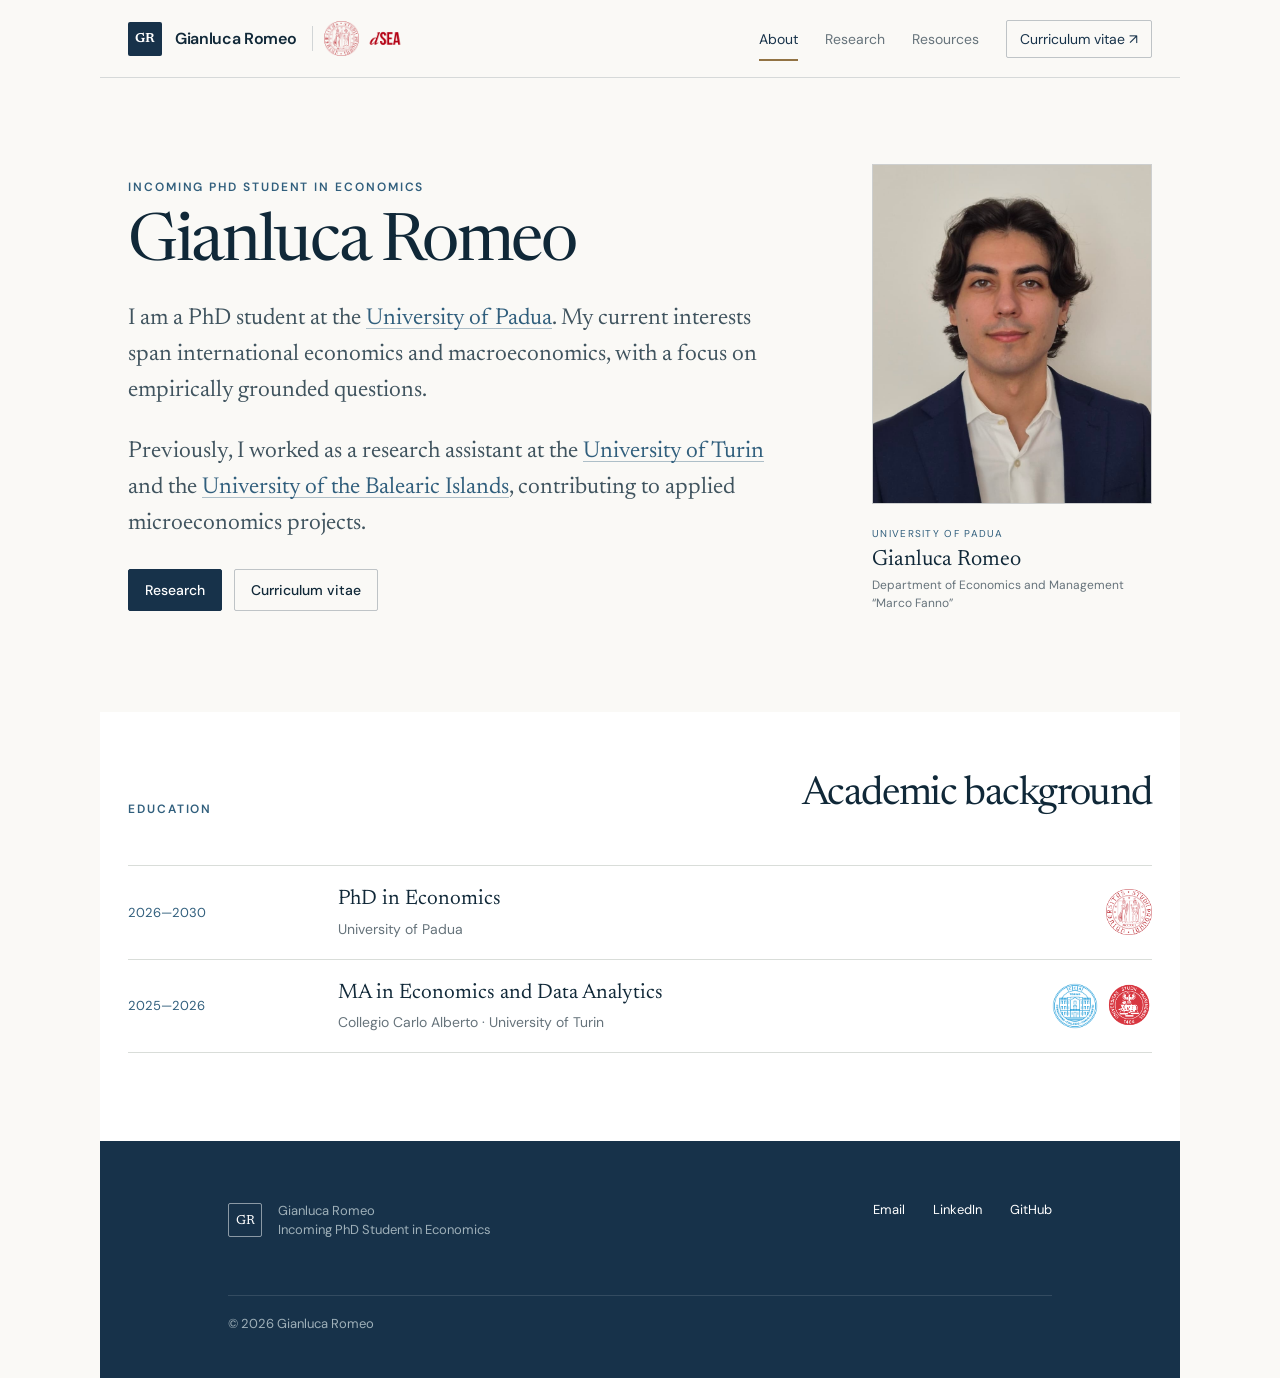
<file: index.html>
<!doctype html>
<html lang="en">
<head>
  <meta charset="UTF-8">
  <meta name="viewport" content="width=device-width, initial-scale=1">
  <meta name="description" content="Gianluca Romeo is a PhD student in Economics at the University of Padua, working in international economics, macroeconomics, and applied research.">
  <meta name="theme-color" content="#0d2538">
  <title>Gianluca Romeo | Economics</title>
  <link rel="preconnect" href="https://fonts.googleapis.com">
  <link rel="preconnect" href="https://fonts.gstatic.com" crossorigin>
  <link href="https://fonts.googleapis.com/css2?family=DM+Sans:wght@400;500;600&family=Newsreader:opsz,wght@6..72,400;6..72,500&display=swap" rel="stylesheet">
  <link rel="stylesheet" href="assets/style.css">
</head>
<body>
  <header class="site-header">
    <a class="wordmark" href="index.html" aria-label="Gianluca Romeo, home">
      <span class="monogram">GR</span><span>Gianluca Romeo</span>
      <span class="header-institutions" aria-hidden="true">
        <span></span>
        <img src="assets/unipd.png" alt="">
        <img src="assets/dsea.png" alt="">
      </span>
    </a>
    <nav aria-label="Primary navigation">
      <a class="active" href="index.html">About</a>
      <a href="research.html">Research</a>
      <a href="resources.html">Resources</a>
      <a class="nav-cta" href="assets/cv.pdf">Curriculum vitae ↗</a>
    </nav>
  </header>

  <main>
    <section class="hero wrap">
      <div class="hero-copy">
        <p class="kicker">Incoming PhD student in Economics</p>
        <h1>Gianluca Romeo</h1>
        <p class="intro">I am a PhD student at the <a href="https://www.unipd.it/en">University of Padua</a>. My current interests span international economics and macroeconomics, with a focus on empirically grounded questions.</p>
        <p class="intro">Previously, I worked as a research assistant at the <a href="https://www.esomas-en.unito.it/do/home.pl">University of Turin</a> and the <a href="https://dea.uib.eu">University of the Balearic Islands</a>, contributing to applied microeconomics projects.</p>
        <div class="actions">
          <a class="button primary" href="research.html">Research</a>
          <a class="button secondary" href="assets/cv.pdf">Curriculum vitae</a>
        </div>
      </div>

      <aside class="profile">
        <div class="portrait-wrap"><img src="assets/pic_new.jpeg" alt="Portrait of Gianluca Romeo"></div>
        <div class="profile-meta">
          <div>
            <span class="status">University of Padua</span>
            <h2>Gianluca Romeo</h2>
            <p>Department of Economics and Management “Marco Fanno”</p>
          </div>
          <div class="institution">
            <img src="assets/unipd.png" alt="University of Padua">
            <img src="assets/dsea.png" alt="Department of Economics and Management">
          </div>
        </div>
      </aside>
    </section>

    <section class="education-section wrap">
      <div class="section-heading">
        <p class="section-label">Education</p>
        <h2>Academic background</h2>
      </div>
      <ol class="timeline">
        <li><span class="year">2026—2030</span><div><h3>PhD in Economics</h3><p>University of Padua</p></div><img class="education-logo" src="assets/unipd.png" alt="University of Padua logo"></li>
        <li><span class="year">2025—2026</span><div><h3>MA in Economics and Data Analytics</h3><p>Collegio Carlo Alberto · University of Turin</p></div><span class="education-logos"><img class="education-logo" src="assets/cca.png" alt="Collegio Carlo Alberto logo"><img class="education-logo" src="assets/unito.png" alt="University of Turin logo"></span></li>
        </ol>
    </section>
  </main>

  <footer class="site-footer wrap">
    <div><span class="monogram light">GR</span><p>Gianluca Romeo<br>Incoming PhD Student in Economics</p></div>
    <div class="footer-links"><a href="mailto:gianlucaromeo2000@gmail.com">Email</a><a href="https://www.linkedin.com/in/gianluca-romeo-a92a56165/">LinkedIn</a><a href="https://github.com/gianluca-romeo">GitHub</a></div>
    <p class="copyright">© 2026 Gianluca Romeo</p>
  </footer>
</body>
</html>
</file>
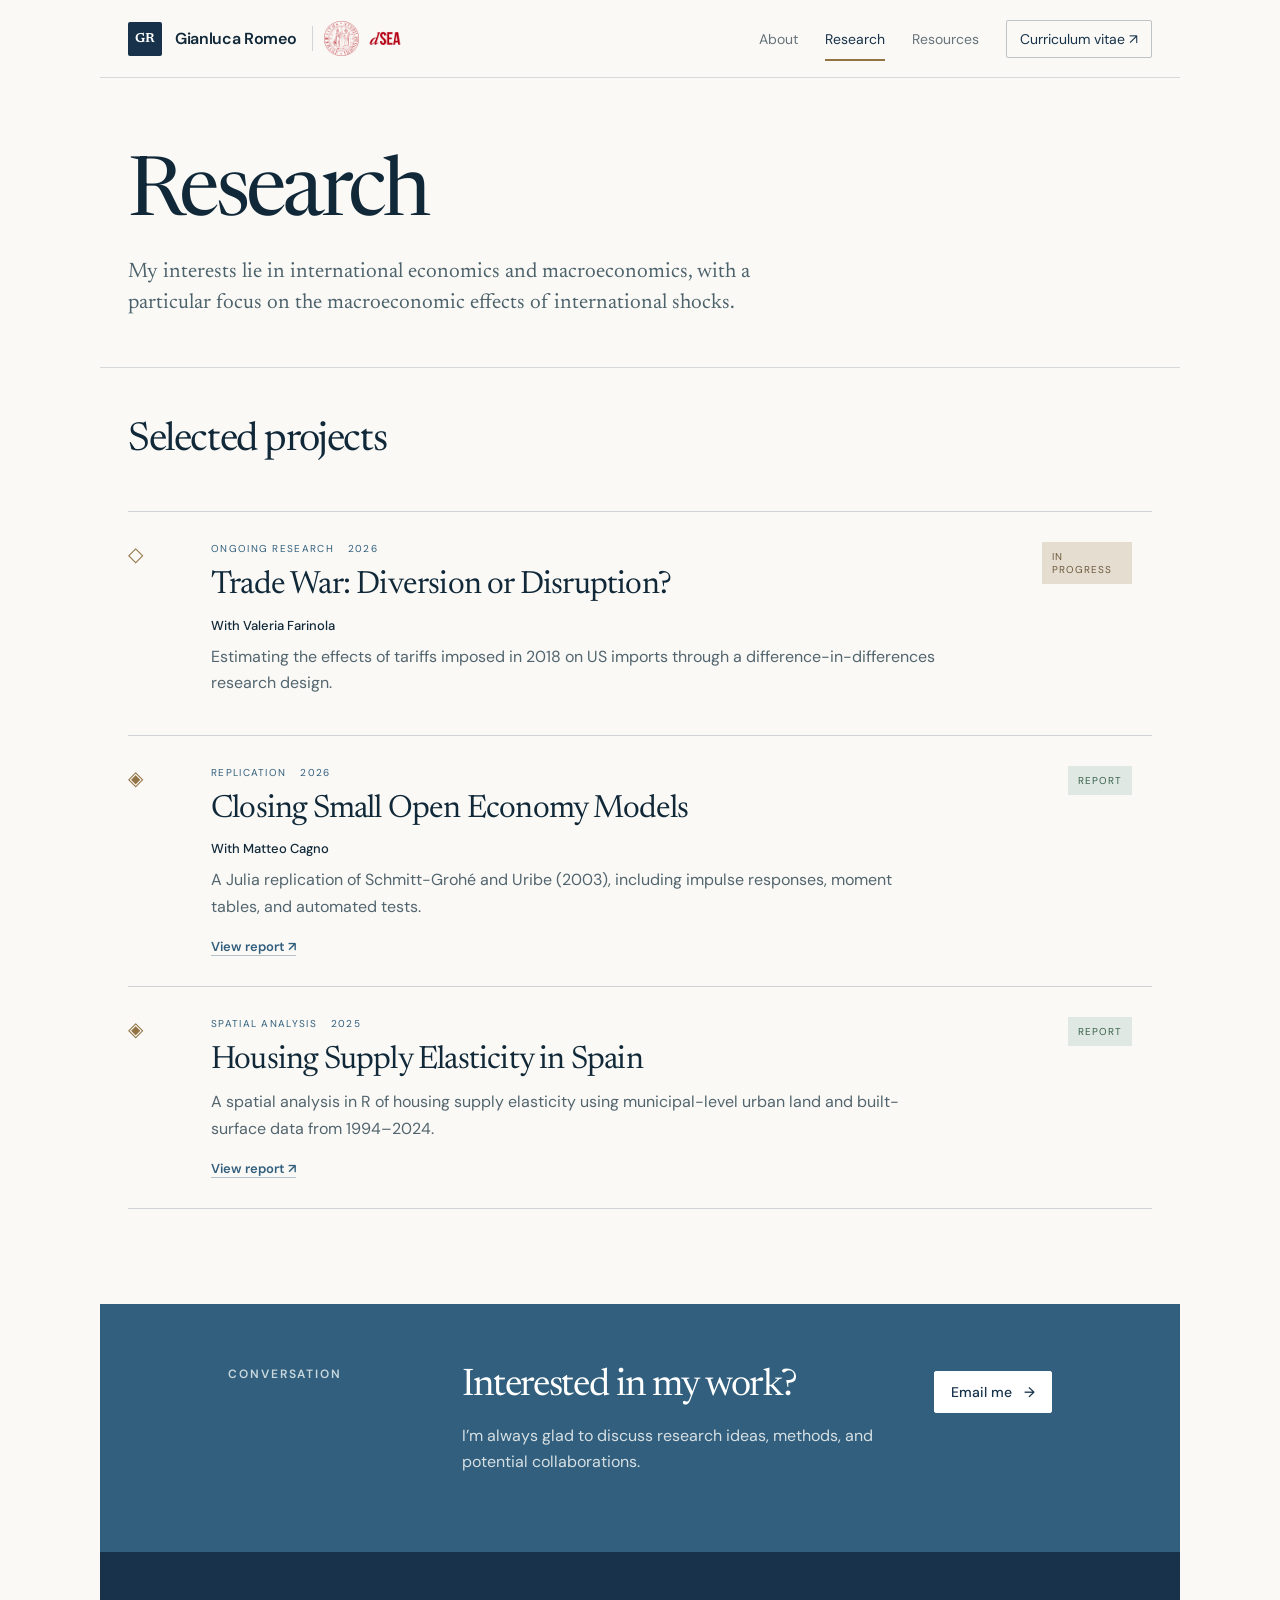
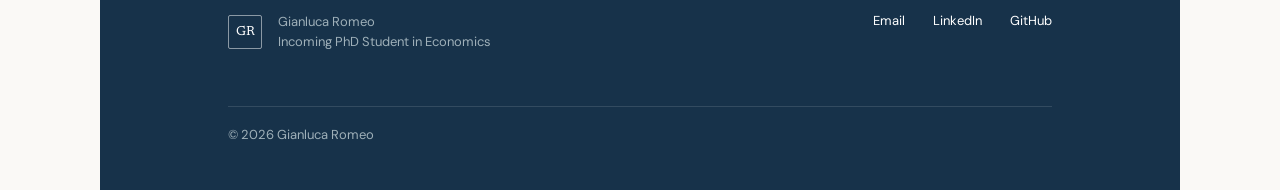
<file: research.html>
<!doctype html>
<html lang="en">
<head>
  <meta charset="UTF-8">
  <meta name="viewport" content="width=device-width, initial-scale=1">
  <meta name="description" content="Research by Gianluca Romeo in international economics, macroeconomics, housing markets, and applied econometrics.">
  <meta name="theme-color" content="#0d2538">
  <title>Research — Gianluca Romeo</title>
  <link rel="preconnect" href="https://fonts.googleapis.com">
  <link rel="preconnect" href="https://fonts.gstatic.com" crossorigin>
  <link href="https://fonts.googleapis.com/css2?family=DM+Sans:wght@400;500;600&family=Newsreader:opsz,wght@6..72,400;6..72,500&display=swap" rel="stylesheet">
  <link rel="stylesheet" href="assets/style.css">
</head>
<body>
  <header class="site-header">
    <a class="wordmark" href="index.html" aria-label="Gianluca Romeo, home">
      <span class="monogram">GR</span><span>Gianluca Romeo</span>
      <span class="header-institutions" aria-hidden="true"><span></span><img src="assets/unipd.png" alt=""><img src="assets/dsea.png" alt=""></span>
    </a>
    <nav aria-label="Primary navigation"><a href="index.html">About</a><a class="active" href="research.html">Research</a><a href="resources.html">Resources</a><a class="nav-cta" href="assets/cv.pdf">Curriculum vitae ↗</a></nav>
  </header>

  <main>
    <section class="research-hero wrap">
      <h1>Research</h1>
      <p>My interests lie in international economics and macroeconomics, with a particular focus on the macroeconomic effects of international shocks.</p>
    </section>

    <section class="projects wrap" aria-labelledby="projects-title">
      <div class="section-heading"><h2 id="projects-title">Selected projects</h2></div>
      <article class="project featured">
        <div class="project-number">◇</div>
        <div class="project-main">
          <div class="project-meta"><span>Ongoing research</span><span>2026</span></div>
          <h3>Trade War: Diversion or Disruption?</h3>
          <p class="coauthor">With Valeria Farinola</p>
          <p>Estimating the effects of tariffs imposed in 2018 on US imports through a difference-in-differences research design.</p>
        </div>
        <span class="project-status">In progress</span>
      </article>
      <article class="project">
        <div class="project-number">◈</div>
        <div class="project-main">
          <div class="project-meta"><span>Replication</span><span>2026</span></div>
          <h3>Closing Small Open Economy Models</h3>
          <p class="coauthor">With Matteo Cagno</p>
          <p>A Julia replication of Schmitt-Grohé and Uribe (2003), including impulse responses, moment tables, and automated tests.</p>
          <a class="text-link" href="https://gianluca-romeo.github.io/CSOEM_Replication/">View report <span>↗</span></a>
        </div>
        <span class="project-status complete">Report</span>
      </article>
      <article class="project">
        <div class="project-number">◈</div>
        <div class="project-main">
          <div class="project-meta"><span>Spatial analysis</span><span>2025</span></div>
          <h3>Housing Supply Elasticity in Spain</h3>
          <p>A spatial analysis in R of housing supply elasticity using municipal-level urban land and built-surface data from 1994–2024.</p>
          <a class="text-link" href="https://gianluca-romeo.github.io/HSE_Spain/">View report <span>↗</span></a>
        </div>
        <span class="project-status complete">Report</span>
      </article>
    </section>

    <section class="research-contact wrap">
      <p class="section-label">Conversation</p>
      <div><h2>Interested in my work?</h2><p>I’m always glad to discuss research ideas, methods, and potential collaborations.</p></div>
      <a class="button primary" href="mailto:gianlucaromeo2000@gmail.com">Email me <span>→</span></a>
    </section>
  </main>

  <footer class="site-footer wrap">
    <div><span class="monogram light">GR</span><p>Gianluca Romeo<br>Incoming PhD Student in Economics</p></div>
    <div class="footer-links"><a href="mailto:gianlucaromeo2000@gmail.com">Email</a><a href="https://www.linkedin.com/in/gianluca-romeo-a92a56165/">LinkedIn</a><a href="https://github.com/gianluca-romeo">GitHub</a></div>
    <p class="copyright">© 2026 Gianluca Romeo</p>
  </footer>
</body>
</html>
</file>
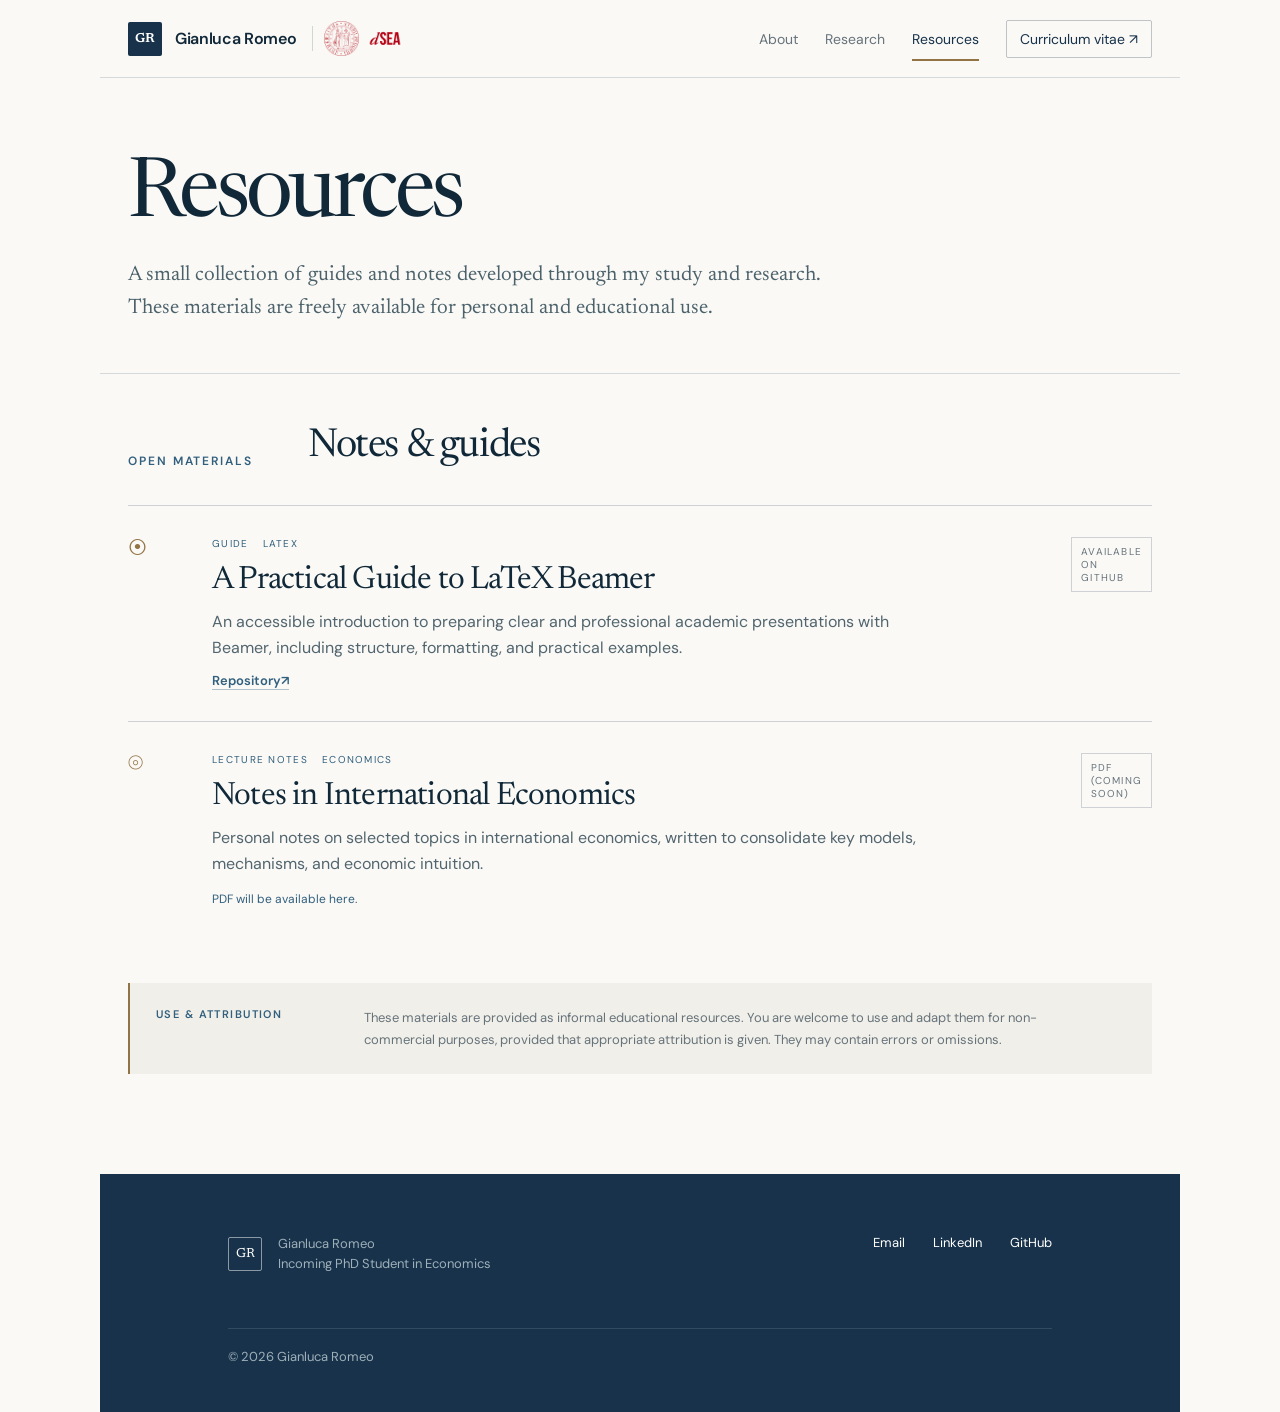
<file: resources.html>
<!doctype html>
<html lang="en">
<head>
  <meta charset="UTF-8">
  <meta name="viewport" content="width=device-width, initial-scale=1">
  <meta name="description" content="Open teaching materials, guides, and economics notes by Gianluca Romeo.">
  <meta name="theme-color" content="#0d2538">
  <title>Resources — Gianluca Romeo</title>
  <link rel="preconnect" href="https://fonts.googleapis.com">
  <link rel="preconnect" href="https://fonts.gstatic.com" crossorigin>
  <link href="https://fonts.googleapis.com/css2?family=DM+Sans:wght@400;500;600&family=Newsreader:opsz,wght@6..72,400;6..72,500&display=swap" rel="stylesheet">
  <link rel="stylesheet" href="assets/style.css">
</head>
<body>
  <header class="site-header">
    <a class="wordmark" href="index.html" aria-label="Gianluca Romeo, home">
      <span class="monogram">GR</span><span>Gianluca Romeo</span>
      <span class="header-institutions" aria-hidden="true"><span></span><img src="assets/unipd.png" alt=""><img src="assets/dsea.png" alt=""></span>
    </a>
    <nav aria-label="Primary navigation">
      <a href="index.html">About</a>
      <a href="research.html">Research</a>
      <a class="active" href="resources.html">Resources</a>
      <a class="nav-cta" href="assets/cv.pdf">Curriculum vitae ↗</a>
    </nav>
  </header>

  <main>
    <section class="resources-hero wrap">
      <h1>Resources</h1>
      <p>A small collection of guides and notes developed through my study and research. These materials are freely available for personal and educational use.</p>
    </section>

    <section class="resources-library wrap" aria-labelledby="library-title">
      <div class="resources-heading">
        <p class="section-label">Open Materials</p>
        <h2 id="library-title">Notes &amp; guides</h2>
      </div>

      <article class="resource-entry">
        <div class="resource-index">⦿</div>
        <div class="resource-copy">
          <div class="resource-meta"><span>Guide</span><span>LaTeX</span></div>
          <h3>A Practical Guide to LaTeX Beamer</h3>
          <p>An accessible introduction to preparing clear and professional academic presentations with Beamer, including structure, formatting, and practical examples.</p>
          <a class="text-link" href="https://github.com/gianluca-romeo/Beamer_Guide.git">Repository<span>↗</span></a>
        </div>
        <span class="resource-format">AVAILABLE ON GITHUB</span>
      </article>

      <article class="resource-entry">
        <div class="resource-index">⦾</div>
        <div class="resource-copy">
          <div class="resource-meta"><span>Lecture notes</span><span>Economics</span></div>
          <h3>Notes in International Economics</h3>
          <p>Personal notes on selected topics in international economics, written to consolidate key models, mechanisms, and economic intuition.</p>
          <p class="resource-note">PDF will be available here.</p>
        </div>
        <span class="resource-format">PDF (COMING SOON)</span>
      </article>

      <aside class="resources-disclaimer">
        <span>Use &amp; attribution</span>
        <p>These materials are provided as informal educational resources. You are welcome to use and adapt them for non-commercial purposes, provided that appropriate attribution is given. They may contain errors or omissions.</p>
      </aside>
    </section>
  </main>

  <footer class="site-footer wrap">
    <div><span class="monogram light">GR</span><p>Gianluca Romeo<br>Incoming PhD Student in Economics</p></div>
    <div class="footer-links"><a href="mailto:gianlucaromeo2000@gmail.com">Email</a><a href="https://www.linkedin.com/in/gianluca-romeo-a92a56165/">LinkedIn</a><a href="https://github.com/gianluca-romeo">GitHub</a></div>
    <p class="copyright">© 2026 Gianluca Romeo</p>
  </footer>
</body>
</html>
</file>
<file: assets/style.css>
:root{--ink:#102838;--navy:#0d2538;--paper:#f4f1ea;--white:#fffefa;--mist:#e5e9e5;--blue:#285c7a;--gold:#b6955f;--muted:#607078;--sans:"DM Sans",sans-serif;--serif:"Newsreader",Georgia,serif;--max:1200px}*{box-sizing:border-box}html{scroll-behavior:smooth}body{margin:0;background:var(--paper);color:var(--ink);font-family:var(--sans);font-size:16px;-webkit-font-smoothing:antialiased}a{color:inherit;text-decoration:none}.wrap{max-width:var(--max);margin:0 auto;padding-left:42px;padding-right:42px}.site-header{height:90px;max-width:var(--max);margin:0 auto;padding:0 42px;display:flex;align-items:center;justify-content:space-between;border-bottom:1px solid rgba(13,37,56,.15)}.wordmark{display:flex;align-items:center;gap:13px;font-weight:600;letter-spacing:-.02em}.monogram{width:38px;height:38px;border-radius:50%;display:inline-grid;place-items:center;background:var(--navy);color:white;font-family:var(--serif);font-size:15px}.site-header nav{display:flex;align-items:center;gap:32px;font-size:14px}.site-header nav a{color:var(--muted);position:relative}.site-header nav a:hover,.site-header nav a.active{color:var(--navy)}.site-header nav a.active:after{content:"";position:absolute;left:0;right:0;bottom:-13px;height:2px;background:var(--gold)}.site-header .nav-cta{padding:11px 17px;border:1px solid rgba(13,37,56,.25);color:var(--navy);transition:.2s}.site-header .nav-cta:hover{background:var(--navy);color:white;border-color:var(--navy)}.site-header .nav-cta:after{display:none}.hero{display:grid;grid-template-columns:1.12fr .88fr;gap:78px;min-height:680px;padding-top:76px;padding-bottom:86px;align-items:center}.kicker,.section-label{text-transform:uppercase;letter-spacing:.16em;font-size:12px;font-weight:600;color:var(--blue);margin:0 0 27px}.hero h1,.research-hero h1{font:400 clamp(54px,6.1vw,82px)/.98 var(--serif);letter-spacing:-.045em;margin:0;max-width:760px}.hero h1 em{font-weight:400;color:var(--blue)}.intro{font:400 19px/1.65 var(--sans);color:#465c67;max-width:620px;margin:30px 0}.actions{display:flex;gap:12px;margin:34px 0 50px}.button{display:inline-flex;align-items:center;justify-content:center;gap:35px;padding:15px 20px;font-size:14px;font-weight:600;border:1px solid rgba(13,37,56,.25);transition:.2s}.button:hover{transform:translateY(-2px)}.button.primary{background:var(--navy);color:white;border-color:var(--navy)}.button.primary:hover{background:var(--blue)}.button.secondary:hover{background:var(--white)}.focus-list{margin:0;display:grid;grid-template-columns:repeat(3,1fr);border-top:1px solid rgba(13,37,56,.18);padding-top:17px}.focus-list div{display:grid;gap:8px}.focus-list dt{font-size:11px;color:var(--gold);font-weight:600}.focus-list dd{margin:0;font:400 15px/1.3 var(--serif)}.profile{background:var(--navy);padding:14px;color:white;box-shadow:24px 24px 0 rgba(40,92,122,.12)}.portrait-wrap{height:480px;overflow:hidden;background:#ddd}.portrait-wrap img{width:100%;height:100%;object-fit:cover;object-position:center 25%}.profile-meta{padding:20px 9px 8px;display:flex;gap:14px;align-items:end;justify-content:space-between}.status{font-size:11px;text-transform:uppercase;letter-spacing:.13em;color:#bdcbd0}.status i{display:inline-block;width:6px;height:6px;border-radius:50%;background:#88ad92;margin-right:7px}.profile h2{font:400 26px/1 var(--serif);margin:11px 0 6px}.profile p{font-size:11px;color:#aebdc4;margin:0;max-width:235px;line-height:1.5}.institution{display:flex;align-items:center;gap:7px;background:white;padding:7px}.institution img{width:28px;height:28px;object-fit:contain}.statement{border-top:1px solid rgba(13,37,56,.15);padding-top:90px;padding-bottom:110px;display:grid;grid-template-columns:1fr 3fr;gap:32px}.statement h2,.section-heading h2,.research-contact h2{font:400 clamp(36px,4vw,52px)/1.08 var(--serif);letter-spacing:-.035em;margin:0;max-width:880px}.body-copy{display:grid;grid-template-columns:1fr 1fr;gap:52px;margin-top:44px}.body-copy p{margin:0;color:#52656e;line-height:1.75}.body-copy a,.text-link{color:var(--blue);border-bottom:1px solid rgba(40,92,122,.35)}.education-section{background:var(--white);max-width:none;padding-top:100px;padding-bottom:110px}.education-section>*{max-width:1116px;margin-left:auto;margin-right:auto}.section-heading{display:flex;align-items:end;justify-content:space-between;margin-bottom:48px}.section-heading .section-label{margin:0}.timeline{list-style:none;margin-top:0;margin-bottom:0;padding:0}.timeline li{display:grid;grid-template-columns:180px 1fr;gap:30px;border-top:1px solid #d9ddd9;padding:26px 0}.timeline li:last-child{border-bottom:1px solid #d9ddd9}.year{font-size:13px;color:var(--blue)}.timeline h3{font:400 24px/1.2 var(--serif);margin:0 0 7px}.timeline p{margin:0;color:var(--muted);font-size:14px}.site-footer{max-width:none;background:var(--navy);color:white;min-height:230px;padding-top:60px;padding-bottom:45px;display:grid;grid-template-columns:1fr auto;align-items:start}.site-footer>div,.site-footer>.copyright{max-width:1116px}.site-footer>div:first-child{display:flex;gap:16px;align-items:center}.monogram.light{background:transparent;border:1px solid rgba(255,255,255,.5)}.site-footer p{color:#9fb0b9;font-size:13px;line-height:1.5;margin:0}.footer-links{display:flex;gap:28px;font-size:13px}.footer-links a:hover{color:#cdb88f}.copyright{grid-column:1/-1;margin-top:55px!important;border-top:1px solid rgba(255,255,255,.12);padding-top:18px}.research-hero{padding-top:105px;padding-bottom:76px}.research-hero h1{font-size:clamp(70px,9vw,122px)}.research-hero>p:not(.kicker){font:400 24px/1.45 var(--serif);max-width:690px;color:#4c626b;margin:28px 0 48px}.topic-row{display:flex;flex-wrap:wrap;gap:9px}.topic-row span{border:1px solid rgba(13,37,56,.2);padding:9px 14px;font-size:12px;color:var(--blue)}.projects{padding-top:85px;padding-bottom:120px;border-top:1px solid rgba(13,37,56,.15)}.project{position:relative;display:grid;grid-template-columns:75px 1fr 100px;gap:25px;padding:38px 20px 38px 0;border-top:1px solid rgba(13,37,56,.18);transition:.2s}.project:last-child{border-bottom:1px solid rgba(13,37,56,.18)}.project:hover{background:rgba(255,255,255,.36);padding-left:20px}.project-number{font:400 20px var(--serif);color:var(--gold)}.project-meta{display:flex;gap:14px;text-transform:uppercase;letter-spacing:.13em;font-size:10px;color:var(--blue);margin-bottom:13px}.project h3{font:400 clamp(28px,3vw,40px)/1.1 var(--serif);margin:0 0 11px;letter-spacing:-.025em}.project p{max-width:730px;line-height:1.65;color:#52656e;margin:8px 0}.project .coauthor{color:var(--ink);font-size:13px;font-weight:500}.project-status{justify-self:end;align-self:start;font-size:10px;text-transform:uppercase;letter-spacing:.1em;background:#e4ddd0;padding:8px 10px;color:#6e593d}.project-status.complete{background:#dfe8e2;color:#38614b}.text-link{display:inline-block;font-size:13px;font-weight:600;margin-top:10px}.research-contact{display:grid;grid-template-columns:1fr 2.2fr auto;gap:35px;align-items:start;background:var(--blue);color:white;max-width:none;padding-top:75px;padding-bottom:75px}.research-contact>*{max-width:1116px}.research-contact .section-label{color:#c9d8de}.research-contact p:not(.section-label){color:#d6e0e4;max-width:540px;line-height:1.6}.research-contact .button{background:white;color:var(--navy);border-color:white;margin-top:5px}.research-contact h2{font-size:44px}
@media(max-width:900px){.site-header{padding:0 24px}.wrap{padding-left:24px;padding-right:24px}.hero{grid-template-columns:1fr;gap:50px}.profile{max-width:540px}.statement{grid-template-columns:1fr}.education-section>*{max-width:none}.site-footer{grid-template-columns:1fr;gap:35px}.copyright{margin-top:20px!important}.research-contact{grid-template-columns:1fr}.project{grid-template-columns:55px 1fr}.project-status{grid-column:2;grid-row:1;justify-self:end}}
@media(max-width:620px){.site-header{height:auto;min-height:82px;gap:18px}.wordmark>span:last-child{display:none}.site-header nav{gap:17px;font-size:13px}.site-header .nav-cta{display:none}.hero{padding-top:55px;min-height:0}.hero h1{font-size:48px}.intro{font-size:17px}.focus-list{grid-template-columns:1fr;gap:15px}.focus-list div{grid-template-columns:25px 1fr}.portrait-wrap{height:390px}.statement{padding-top:65px;padding-bottom:75px}.body-copy{grid-template-columns:1fr;gap:22px}.section-heading{display:block}.section-heading .section-label{margin-bottom:20px}.timeline li{grid-template-columns:1fr;gap:10px}.research-hero{padding-top:70px}.research-hero h1{font-size:66px}.project{grid-template-columns:38px 1fr;padding-right:0}.project:hover{padding-left:0}.project-status{display:none}.project h3{font-size:29px}.site-footer{padding-top:50px}.footer-links{flex-wrap:wrap}.research-contact{padding-top:60px;padding-bottom:60px}}
@media(prefers-reduced-motion:reduce){html{scroll-behavior:auto}.button,.project{transition:none}}

/* Restrained academic presentation */
:root{--paper:#faf9f6;--white:#fff;--navy:#17324a;--blue:#315f7d;--gold:#927344;--muted:#66737b;--max:1080px}
body{background:var(--paper)}
.site-header{height:78px;max-width:var(--max);padding:0 28px}.wrap{max-width:var(--max);padding-left:28px;padding-right:28px}
.monogram{width:34px;height:34px;font-size:13px;border-radius:2px}.site-header nav{gap:27px}.site-header .nav-cta{padding:9px 13px;border-radius:2px}
.hero{grid-template-columns:minmax(0,1fr) 280px;gap:80px;min-height:0;padding-top:86px;padding-bottom:95px;align-items:start}.hero-copy{padding-top:15px}
.hero h1{font-size:clamp(49px,6vw,66px);line-height:1.05;letter-spacing:-.035em;margin-bottom:22px}.hero .kicker{margin-bottom:15px}
.intro{font-family:var(--serif);font-size:23px;line-height:1.55;max-width:650px;margin:0 0 26px;color:#40545f}
.actions{margin:28px 0 43px}.button{gap:12px;padding:11px 16px;border-radius:2px;font-weight:500}.button:hover{transform:none}
.focus-list{max-width:640px;padding-top:14px}.focus-list dd{font-family:var(--sans);font-size:13px;color:#445862}
.profile{background:transparent;color:var(--ink);padding:0;box-shadow:none}.portrait-wrap{height:340px;background:#e8e7e3;border:1px solid rgba(13,37,56,.12)}
.profile-meta{padding:17px 0 0;display:block}.status{color:var(--blue);font-size:10px}.profile h2{font-size:22px;margin:7px 0 5px}.profile p{color:var(--muted);font-size:12px;max-width:280px}.institution{display:none}
.statement{padding-top:72px;padding-bottom:84px;grid-template-columns:150px 1fr}.statement h2{font-size:40px;max-width:750px}.body-copy{gap:44px;margin-top:32px;font-size:15px}
.education-section{padding-top:78px;padding-bottom:88px}.education-section>*{max-width:1024px}.section-heading h2{font-size:40px}.timeline li{padding:21px 0}.timeline h3{font-size:21px}
.site-footer{min-height:210px;padding-left:max(28px,calc((100% - 1024px)/2));padding-right:max(28px,calc((100% - 1024px)/2))}
.research-hero{padding-top:78px;padding-bottom:66px}.research-hero h1{font-size:clamp(56px,8vw,82px)}.research-hero>p:not(.kicker){font-size:21px;max-width:650px;margin:22px 0 36px}
.projects{padding-top:67px;padding-bottom:95px}.project{grid-template-columns:58px 1fr 90px;padding-top:30px;padding-bottom:30px}.project:hover{background:transparent;padding-left:0}.project h3{font-size:clamp(25px,3vw,32px)}
.research-contact{padding-left:max(28px,calc((100% - 1024px)/2));padding-right:max(28px,calc((100% - 1024px)/2));padding-top:62px;padding-bottom:62px}.research-contact h2{font-size:38px}
@media(max-width:760px){.hero{grid-template-columns:1fr;gap:38px;padding-top:58px}.profile{max-width:280px;grid-row:1}.hero-copy{grid-row:2}.portrait-wrap{height:320px}.statement{grid-template-columns:1fr}.body-copy{grid-template-columns:1fr}.research-contact{grid-template-columns:1fr}}
@media(max-width:620px){.site-header{padding:0 20px}.wrap{padding-left:20px;padding-right:20px}.hero h1{font-size:45px}.intro{font-size:20px}.focus-list{grid-template-columns:1fr}.statement h2,.section-heading h2{font-size:34px}}

/* Intro links and tighter section rhythm */
.intro a{
  color:var(--blue);
  text-decoration:none;
  background-image:linear-gradient(rgba(49,95,125,.38),rgba(49,95,125,.38));
  background-position:0 95%;
  background-repeat:no-repeat;
  background-size:100% 1px;
  transition:color .18s ease,background-size .18s ease;
}
.intro a:hover,
.intro a:focus-visible{
  color:var(--navy);
  background-size:100% 2px;
}
.intro a:focus-visible{
  outline:2px solid rgba(49,95,125,.28);
  outline-offset:3px;
}
.hero{padding-bottom:58px}
.education-section{padding-top:62px}
@media(max-width:760px){.hero{padding-bottom:48px}.education-section{padding-top:54px}}

/* Institutional logos in the site header */
.header-institutions{
  display:flex;
  align-items:center;
  gap:8px;
  flex:0 0 auto;
}
.header-institutions img{
  width:35px;
  height:35px;
  object-fit:contain;
}
.header-institutions>span{
  width:1px;
  height:25px;
  margin:0 3px 0 2px;
  background:rgba(23,50,74,.18);
}

/* Tighter transition into selected projects */
.research-hero{padding-bottom:34px}
.projects{padding-top:42px}

@media(max-width:760px){
  .header-institutions img{width:27px;height:27px}
  .header-institutions>span{height:22px}
  .research-hero{padding-bottom:28px}
  .projects{padding-top:34px}
}
@media(max-width:480px){
  .header-institutions{display:none}
}

/* Resources */
.resources-hero{padding-top:78px;padding-bottom:48px}
.resources-hero h1{font:400 clamp(56px,8vw,82px)/1 var(--serif);letter-spacing:-.045em;margin:0}
.resources-hero>p:not(.kicker){font:400 21px/1.55 var(--serif);max-width:710px;color:#4c626b;margin:22px 0 0}
.resources-library{padding-top:52px;padding-bottom:100px;border-top:1px solid rgba(13,37,56,.15)}
.resources-heading{display:grid;grid-template-columns:150px 1fr;gap:30px;align-items:end;margin-bottom:36px}
.resources-heading .section-label{margin:0}
.resources-heading h2{font:400 40px/1.08 var(--serif);letter-spacing:-.035em;margin:0}
.resource-entry{display:grid;grid-template-columns:58px 1fr 70px;gap:26px;padding:31px 0;border-top:1px solid rgba(13,37,56,.18)}
.resource-entry:nth-of-type(3){border-bottom:1px solid rgba(13,37,56,.18)}
.resource-index{font:400 19px var(--serif);color:var(--gold)}
.resource-meta{display:flex;gap:14px;text-transform:uppercase;letter-spacing:.13em;font-size:10px;color:var(--blue);margin-bottom:12px}
.resource-copy h3{font:400 clamp(25px,3vw,32px)/1.15 var(--serif);letter-spacing:-.025em;margin:0 0 10px}
.resource-copy>p{max-width:730px;color:#52656e;line-height:1.65;margin:0}
.resource-copy .resource-note{font-size:12px;color:var(--blue);margin-top:13px}
.resource-format{justify-self:end;align-self:start;font-size:10px;letter-spacing:.12em;color:var(--muted);border:1px solid rgba(13,37,56,.18);padding:7px 9px}
.resources-disclaimer{display:grid;grid-template-columns:180px 1fr;gap:28px;margin-top:42px;padding:24px 26px;background:#f1efe9;border-left:2px solid var(--gold)}
.resources-disclaimer span{font-size:11px;text-transform:uppercase;letter-spacing:.13em;color:var(--blue);font-weight:600}
.resources-disclaimer p{max-width:690px;font-size:13px;line-height:1.65;color:var(--muted);margin:0}
@media(max-width:620px){
  .resources-hero{padding-top:60px;padding-bottom:38px}
  .resources-library{padding-top:38px;padding-bottom:72px}
  .resources-heading{display:block}.resources-heading .section-label{margin-bottom:16px}.resources-heading h2{font-size:34px}
  .resource-entry{grid-template-columns:34px 1fr;gap:16px}.resource-format{display:none}
  .resources-disclaimer{grid-template-columns:1fr;gap:12px;padding:21px}
}

/* Match the Research transition to the Resources page */
.research-hero{padding-bottom:48px}
.research-hero>p:not(.kicker){margin-bottom:0}
.projects{padding-top:52px}
@media(max-width:620px){
  .research-hero{padding-bottom:38px}
  .projects{padding-top:38px}
}

/* Academic background logos */
.timeline li{grid-template-columns:180px minmax(0,1fr) 100px;align-items:center}
.education-logo{width:46px;height:46px;object-fit:contain;justify-self:end}
.education-logos{display:flex;align-items:center;justify-content:flex-end;gap:8px}
.education-logos .education-logo{width:46px;height:46px}
@media(max-width:620px){
  .timeline li{grid-template-columns:minmax(0,1fr) 85px}
  .timeline li .year{grid-column:1}
  .timeline li>div{grid-column:1}
  .education-logo{grid-column:2;grid-row:1 / span 2;width:40px;height:40px}
  .education-logos{grid-column:2;grid-row:1 / span 2;gap:5px}
  .education-logos .education-logo{width:40px;height:40px}
}

@media (max-width: 900px) {
  .project {
    grid-template-columns: 34px minmax(0, 1fr);
    gap: 16px;
    padding-right: 0;
  }

  .project-main {
    min-width: 0;
  }

  .project-status {
    display: none;
  }
}
</file>
